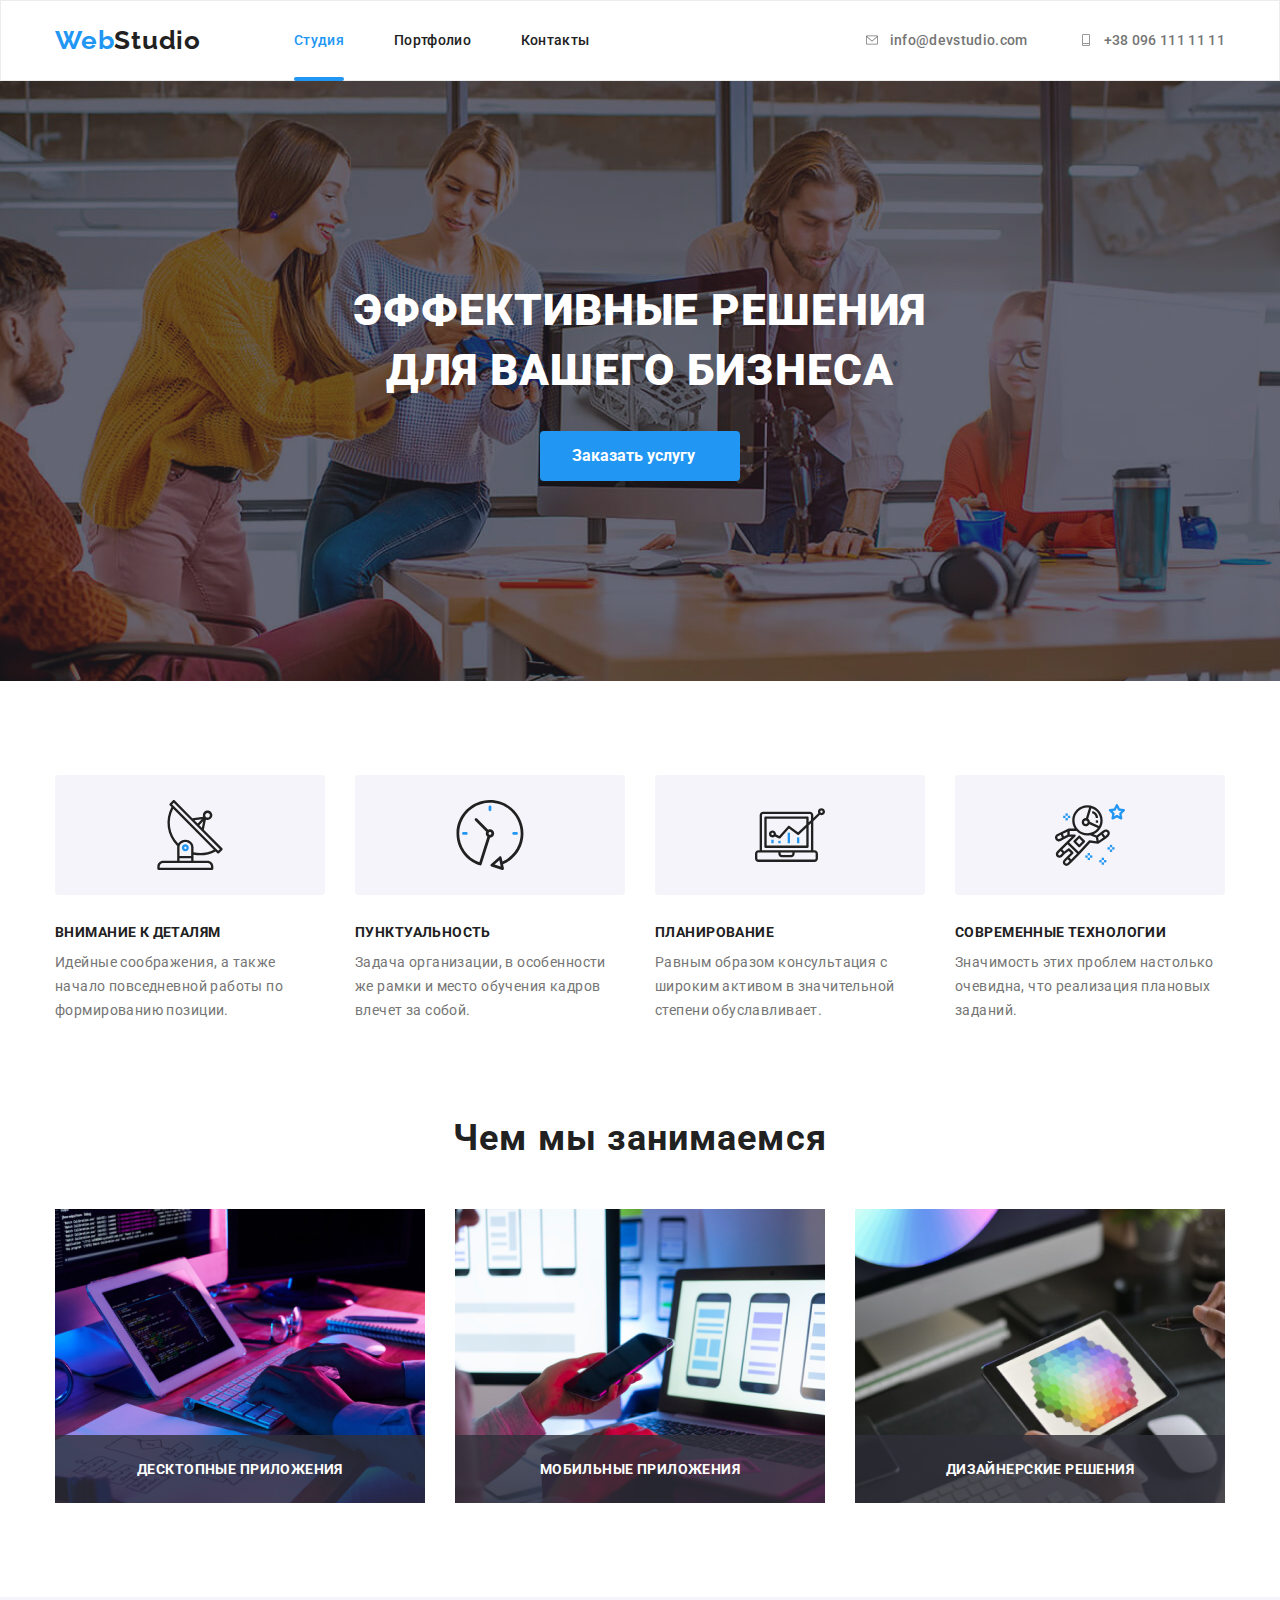
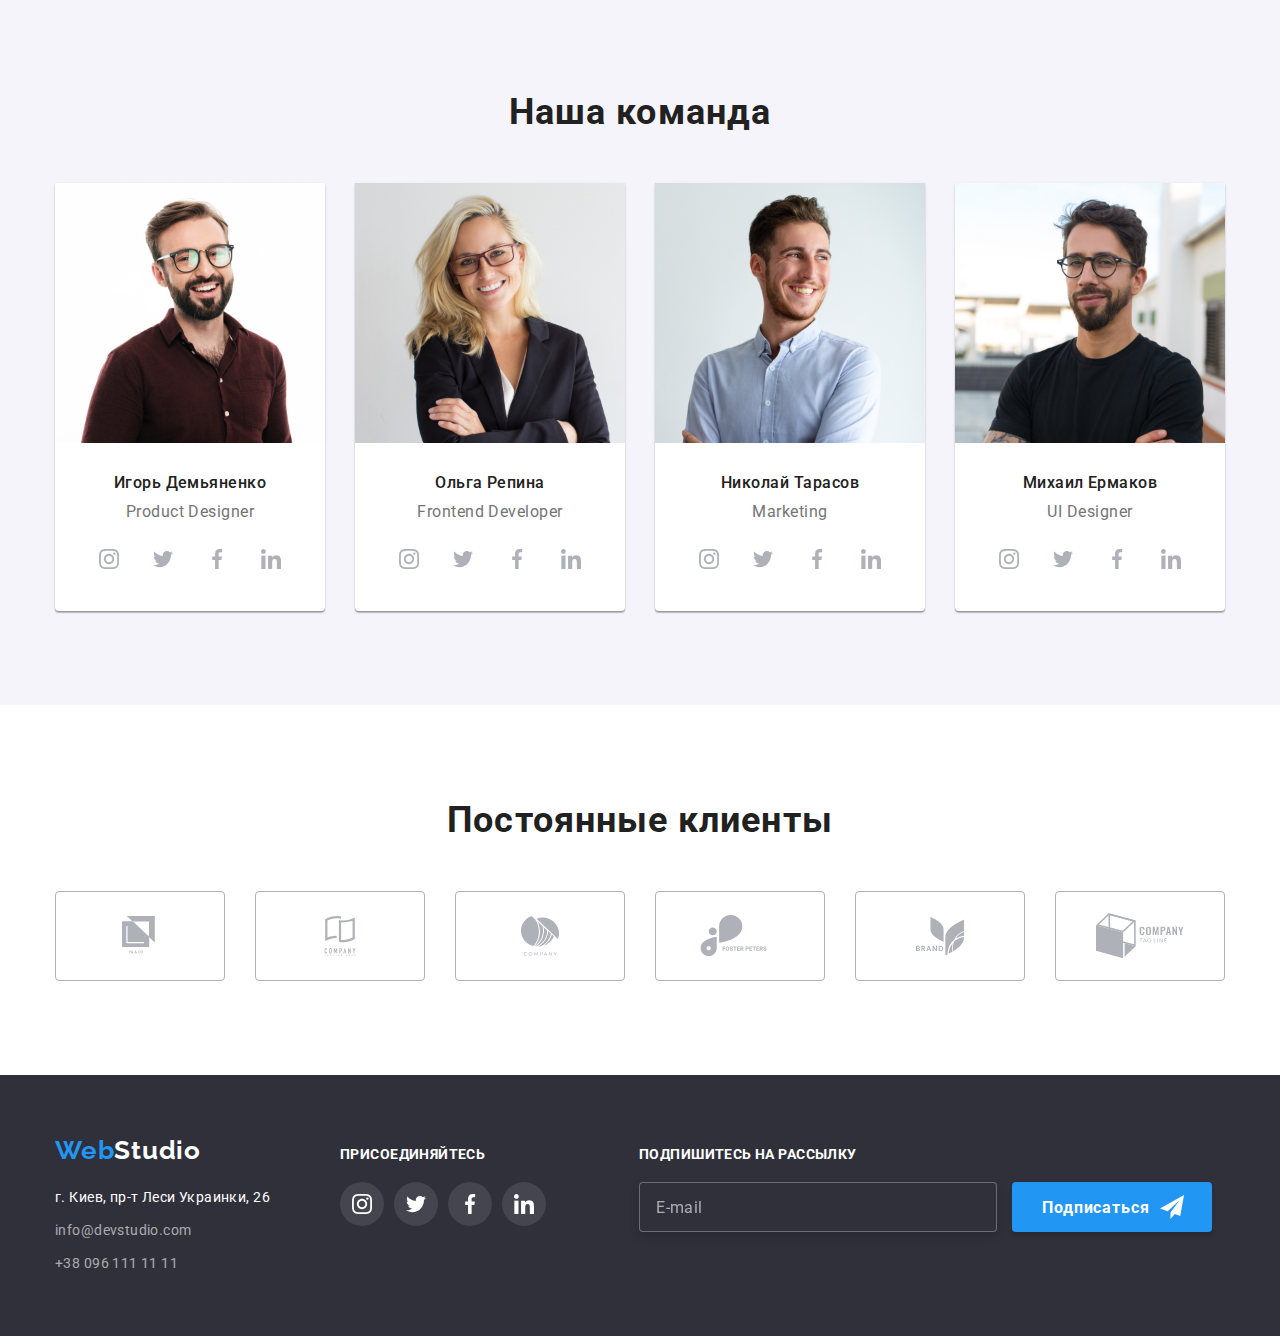
<file: index.html>
<!DOCTYPE html>
<html lang="ru">
  <head>
    <meta charset="UTF-8" />
    <meta name="viewport" content="width=device-width, initial-scale=1.0" />
    <title>Главная</title>
    <link rel="preconnect" href="https://fonts.gstatic.com" />
    <link
      href="https://fonts.googleapis.com/css2?family=Raleway:wght@700&family=Roboto:wght@400;500;700;900&display=swap"
      rel="stylesheet"
    />
    <link
      rel="stylesheet"
      href="https://cdnjs.cloudflare.com/ajax/libs/modern-normalize/1.0.0/modern-normalize.min.css"
    />
    <link rel="stylesheet" href="https://cdnjs.cloudflare.com/ajax/libs/animate.css/4.1.1/animate.min.css" />
    <link rel="stylesheet" href="./css/style.css" />
  </head>
  <body class="body">
    <!--Шапка-->
    <header class="page-header">
      <div class="container">
        <nav class="nav-list">
          <a lang="en" href="./index.html" class="logo">Web<span class="logo-color">Studio</span></a>
          <ul class="site-nav list">
            <li class="item"><a href="./index.html" class="link current">Студия</a></li>
            <li class="item"><a href="./portfolio.html" class="link">Портфолио</a></li>
            <li class="item"><a href="" class="link">Контакты</a></li>
          </ul>
        </nav>
        <ul class="auth-nav list">
          <li class="item">
            <a lang="en" href="mailto:info@devstudio.com" class="mail link">
              <svg class="contacts-icon"><use href="./img/sprite.svg#icon-mail"></use></svg> info@devstudio.com</a
            >
          </li>
          <li class="item">
            <a lang="en" href="tel:+380961111111" class="tel link">
              <svg class="contacts-icon"><use href="./img/sprite.svg#icon-tel"></use></svg> +38 096 111 11 11</a
            >
          </li>
        </ul>
      </div>
    </header>
    <!--Герой-->
    <main>
      <section class="hero">
        <h1 class="hero-title">
          Эффективные решения <br />
          для вашего бизнеса
        </h1>
        <button type="button" class="button" data-modal-open>Заказать услугу</button>
      </section>
      <!--Особенности-->

      <section class="feature-section">
        <div class="container">
          <h2 class="visually-hidden">Особенности</h2>
          <ul class="feature list">
            <li class="item">
              <h3 class="title attention">Внимание к деталям</h3>
              <p class="text">Идейные соображения, а также начало повседневной работы по формированию позиции.</p>
            </li>
            <li class="item">
              <h3 class="title punctuality">Пунктуальность</h3>
              <p class="text">Задача организации, в особенности же рамки и место обучения кадров влечет за собой.</p>
            </li>
            <li class="item">
              <h3 class="title planning">Планирование</h3>
              <p class="text">Равным образом консультация с широким активом в значительной степени обуславливает.</p>
            </li>
            <li class="item">
              <h3 class="title technologies">Современные технологии</h3>
              <p class="text">Значимость этих проблем настолько очевидна, что реализация плановых заданий.</p>
            </li>
          </ul>
        </div>
      </section>

      <!--Чем мы занимаемся-->

      <section class="works-section">
        <div class="container">
          <h2 class="section-title">Чем мы занимаемся</h2>
          <ul class="list">
            <li class="item">
              <img src="./img/img1.jpg" alt="Разработчик за работой" width="370" />
              <p class="work-discription">Десктопные приложения</p>
            </li>
            <li class="item">
              <img src="./img/img2.jpg" alt="Дизайны приложения для смартфона" width="370" />
              <p class="work-discription">Мобильные приложения</p>
            </li>
            <li class="item">
              <img src="./img/img3.jpg" alt="Варианты цвета дизайна на планшете" width="370" />
              <p class="work-discription">Дизайнерские решения</p>
            </li>
          </ul>
        </div>
      </section>

      <!--Наша команда-->

      <section class="section-team">
        <div class="container">
          <h2 class="section-title">Наша команда</h2>
          <ul class="team-list list">
            <li class="item">
              <img src="./img/teamcard1.jpg" alt="Фото Игорь Демьяненко" width="270" />
              <div class="item-discription">
                <h3 class="title">Игорь Демьяненко</h3>
                <p class="profession" lang="en">Product Designer</p>
                <ul class="social-link list">
                  <li class="social-list-item">
                    <a href="https://www.instagram.com/" class="social-list-link link">
                      <svg class="social-icon">
                        <use href="./img/sprite.svg#icon-instagram-1"></use>
                      </svg>
                    </a>
                  </li>
                  <li class="social-list-item">
                    <a href="https://twitter.com/" class="social-list-link link">
                      <svg class="social-icon"><use href="./img/sprite.svg#icon-twitter-1"></use></svg>
                    </a>
                  </li>
                  <li class="social-list-item">
                    <a href="https://www.facebook.com/" class="social-list-link link">
                      <svg class="social-icon"><use href="./img/sprite.svg#icon-facebook-1"></use></svg>
                    </a>
                  </li>
                  <li class="social-list-item">
                    <a href="https://www.linkedin.com/" class="social-list-link link">
                      <svg class="social-icon"><use href="./img/sprite.svg#icon-linkedin-1"></use></svg>
                    </a>
                  </li>
                </ul>
              </div>
            </li>
            <li class="item">
              <img src="./img/teamcard2.jpg" alt="Фото Ольга Репина" width="270" />
              <div class="item-discription">
                <h3 class="title">Ольга Репина</h3>
                <p class="profession" lang="en">Frontend Developer</p>
                <ul class="social-link list">
                  <li class="social-list-item">
                    <a href="https://www.instagram.com/" class="social-list-link link">
                      <svg class="social-icon"><use href="./img/sprite.svg#icon-instagram-1"></use></svg>
                    </a>
                  </li>
                  <li class="social-list-item">
                    <a href="https://twitter.com/" class="social-list-link link">
                      <svg class="social-icon"><use href="./img/sprite.svg#icon-twitter-1"></use></svg>
                    </a>
                  </li>
                  <li class="social-list-item">
                    <a href="https://www.facebook.com/" class="social-list-link link">
                      <svg class="social-icon"><use href="./img/sprite.svg#icon-facebook-1"></use></svg>
                    </a>
                  </li>
                  <li class="social-list-item">
                    <a href="https://www.linkedin.com/" class="social-list-link link">
                      <svg class="social-icon"><use href="./img/sprite.svg#icon-linkedin-1"></use></svg>
                    </a>
                  </li>
                </ul>
              </div>
            </li>
            <li class="item">
              <img src="./img/teamcard3.jpg" alt="Фото Николай Тарасов" width="270" />
              <div class="item-discription">
                <h3 class="title">Николай Тарасов</h3>
                <p class="profession" lang="en">Marketing</p>
                <ul class="social-link list">
                  <li class="social-list-item">
                    <a href="https://www.instagram.com/" class="social-list-link link">
                      <svg class="social-icon"><use href="./img/sprite.svg#icon-instagram-1"></use></svg>
                    </a>
                  </li>
                  <li class="social-list-item">
                    <a href="https://twitter.com/" class="social-list-link link">
                      <svg class="social-icon"><use href="./img/sprite.svg#icon-twitter-1"></use></svg>
                    </a>
                  </li>
                  <li class="social-list-item">
                    <a href="https://www.facebook.com/" class="social-list-link link">
                      <svg class="social-icon"><use href="./img/sprite.svg#icon-facebook-1"></use></svg>
                    </a>
                  </li>
                  <li class="social-list-item">
                    <a href="https://www.linkedin.com/" class="social-list-link link">
                      <svg class="social-icon"><use href="./img/sprite.svg#icon-linkedin-1"></use></svg>
                    </a>
                  </li>
                </ul>
              </div>
            </li>
            <li class="item">
              <img src="./img/teamcard4.jpg" alt="Фото Михаил Ермаков" width="270" />
              <div class="item-discription">
                <h3 class="title">Михаил Ермаков</h3>
                <p class="profession" lang="en">UI Designer</p>
                <ul class="social-link list">
                  <li class="social-list-item">
                    <a href="https://www.instagram.com/" class="social-list-link link">
                      <svg class="social-icon"><use href="./img/sprite.svg#icon-instagram-1"></use></svg>
                    </a>
                  </li>
                  <li class="social-list-item">
                    <a href="https://twitter.com/" class="social-list-link link">
                      <svg class="social-icon"><use href="./img/sprite.svg#icon-twitter-1"></use></svg>
                    </a>
                  </li>
                  <li class="social-list-item">
                    <a href="https://www.facebook.com/" class="social-list-link link">
                      <svg class="social-icon"><use href="./img/sprite.svg#icon-facebook-1"></use></svg>
                    </a>
                  </li>
                  <li class="social-list-item">
                    <a href="https://www.linkedin.com/" class="social-list-link link">
                      <svg class="social-icon"><use href="./img/sprite.svg#icon-linkedin-1"></use></svg>
                    </a>
                  </li>
                </ul>
              </div>
            </li>
          </ul>
        </div>
      </section>
      <!-- Постоянные клиенты -->
      <section class="section-clients">
        <div class="container">
          <h2 class="section-title">Постоянные клиенты</h2>
          <ul class="list">
            <li class="item">
              <a href="#" class="link">
                <svg class="icon-logo" width="40" height="48">
                  <use href="./img/sprite.svg#icon-logo-1"></use>
                </svg>
              </a>
            </li>
            <li class="item">
              <a href="#" class="link">
                <svg class="icon-logo" width="40" height="52">
                  <use href="./img/sprite.svg#icon-logo-2"></use>
                </svg>
              </a>
            </li>
            <li class="item">
              <a href="#" class="link">
                <svg class="icon-logo" width="40" height="42">
                  <use href="./img/sprite.svg#icon-logo-3"></use>
                </svg>
              </a>
            </li>
            <li class="item">
              <a href="#" class="link">
                <svg class="icon-logo" width="80" height="42">
                  <use href="./img/sprite.svg#icon-logo-4-1"></use>
                </svg>
              </a>
            </li>
            <li class="item">
              <a href="#" class="link">
                <svg class="icon-logo" width="60" height="48">
                  <use href="./img/sprite.svg#icon-logo-5"></use>
                </svg>
              </a>
            </li>
            <li class="item">
              <a href="#" class="link">
                <svg class="icon-logo" width="88" height="46">
                  <use href="./img/sprite.svg#icon-logo-6"></use>
                </svg>
              </a>
            </li>
          </ul>
        </div>
      </section>
    </main>
    <!--Подвал-->

    <footer class="footer">
      <div class="container">
        <div class="footer-contacts">
          <a lang="en" href="./index.html" class="footer-logo">Web<span class="logo-color">Studio</span></a>
          <address class="contacts-list">
            <ul class="list">
              <li class="item">
                <a
                  class="address"
                  href="https://goo.gl/maps/JWYVcYKMbR6JscHa8"
                  target="_blank"
                  rel="noopener noreferrer"
                  >г. Киев, пр-т Леси Украинки, 26</a
                >
              </li>
              <li class="item">
                <a lang="en" href="mailto:info@devstudio.com" class="mail link">info@devstudio.com</a>
              </li>
              <li class="item">
                <a lang="en" href="tel:+380961111111" class="tel link">+38 096 111 11 11</a>
              </li>
            </ul>
          </address>
        </div>
        <div class="footer-social-link">
          <p class="join">присоединяйтесь</p>
          <ul class="social-link list">
            <li class="social-list-item">
              <a href="https://www.instagram.com/" class="social-list-link link">
                <svg class="social-icon"><use href="./img/sprite.svg#icon-instagram-1"></use></svg>
              </a>
            </li>
            <li class="social-list-item">
              <a href="https://twitter.com/" class="social-list-link link">
                <svg class="social-icon"><use href="./img/sprite.svg#icon-twitter-1"></use></svg>
              </a>
            </li>
            <li class="social-list-item">
              <a href="https://www.facebook.com/" class="social-list-link link">
                <svg class="social-icon"><use href="./img/sprite.svg#icon-facebook-1"></use></svg>
              </a>
            </li>
            <li class="social-list-item">
              <a href="https://www.linkedin.com/" class="social-list-link link">
                <svg class="social-icon"><use href="./img/sprite.svg#icon-linkedin-1"></use></svg>
              </a>
            </li>
          </ul>
        </div>
        <div class="subscription-list">
          <form action="subscription">
          <p class="subscription-title">Подпишитесь на рассылку</p>
          <input type="mail" name="subscription-mail" class="footer-input" placeholder="E-mail" />
          <button type="button" class="footer-input-btn">
            Подписаться
            <svg class="subscription-icon">
              <use href="./img/sprite.svg#icon-icon-send"></use>
            </svg>
          </button>
          </form>
        </div>
      </div>
    </footer>

    <!-- end footer -->

    <div class="backdrop is-hidden" data-modal>
      <div class="modal">
        <button type="button" class="modal-btn-close" data-modal-close>
          <svg class="close-svg"><use href="./img/sprite.svg#icon-close"></use></svg>
        </button>
        <form action="#" class="contact-form">
          <p class="contact-form-title">Оставьте свои данные, мы вам перезвоним</p>
          <div class="contact-form-field">
            <label for="user-name" class="contact-form-label">Имя</label>
            <span class="contact-form-input-wrapper">
              <input name="user-name" id="user-name" type="name" class="contact-form-input" />
              <svg class="contact-form-icon">
                <use href="./img/sprite.svg#icon-person-black-18dp-1"></use>
              </svg>
            </span>
          </div>
          <div class="contact-form-field">
            <label for="user-tel" class="contact-form-label">Телефон</label>
            <span class="contact-form-input-wrapper">
              <input name="user-tel" id="user-tel" type="tel" class="contact-form-input" />
              <svg class="contact-form-icon">
                <use href="./img/sprite.svg#icon-phone-black-18dp-1"></use>
              </svg>
            </span>
          </div>
          <div class="contact-form-field">
            <label for="user-mail" class="contact-form-label">Почта</label>
            <span class="contact-form-input-wrapper">
              <input name="user-mail" id="user-mail" type="mail" class="contact-form-input" />
              <svg class="contact-form-icon">
                <use href="./img/sprite.svg#icon-email-black-18dp-1"></use>
              </svg>
            </span>
          </div>
          <div class="contact-form-field">
            <label for="user-message" class="contact-form-label">Комментарий</label>
            <textarea
              name="user-message"
              id="user-message"
              class="contact-form-message"
              placeholder="Введите текст"
            ></textarea>
          </div>
          <input
            name="user-policy"
            id="user-policy"
            type="checkbox"
            class="contact-form-check-policy visually-hidden"
          />
          <label for="user-policy" class="contact-form-policy-label"
            >Соглашаюсь с рассылкой и принимаю <a href="#" class="contact-form-label-link">Условия договора</a></label
          >
          <button type="submit" class="contact-form-btn">Oтправить</button>
        </form>
      </div>
    </div>
    <script src="./js/modal.js"></script>
  </body>
</html>
</file>
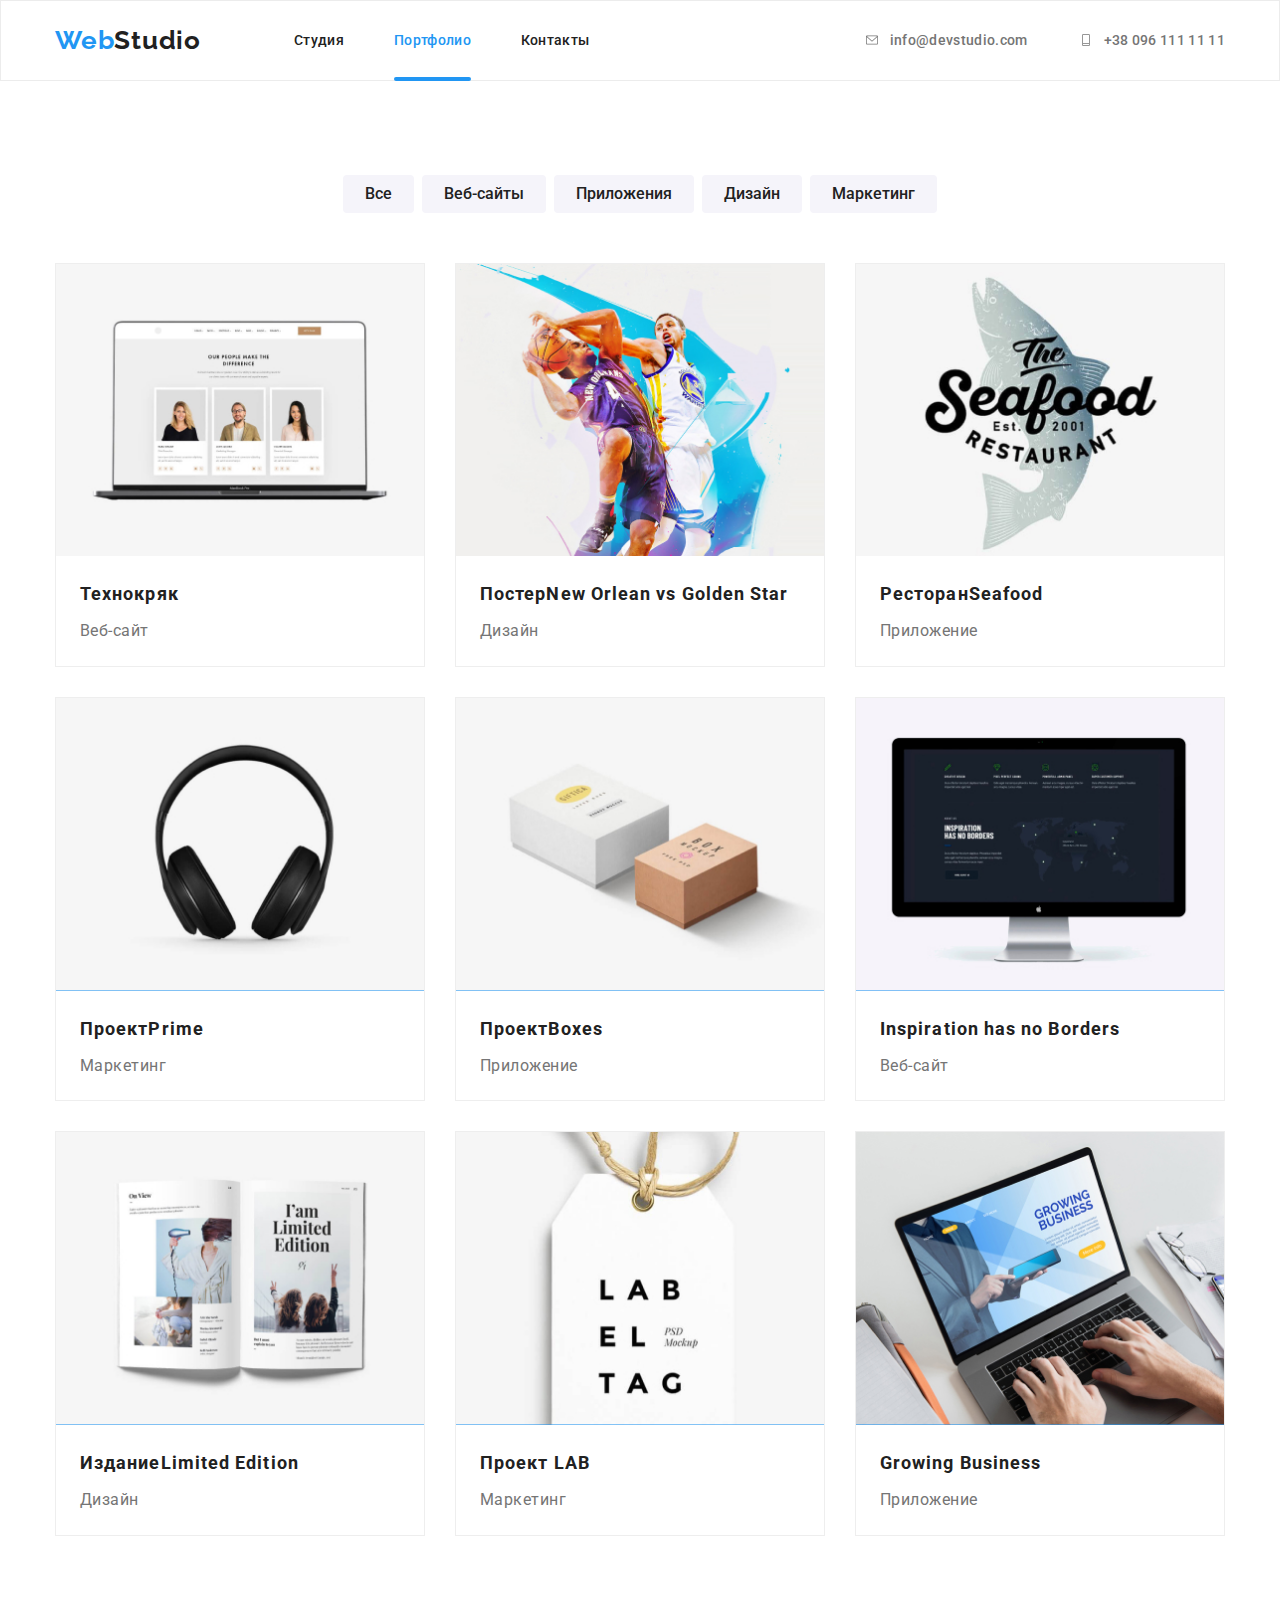
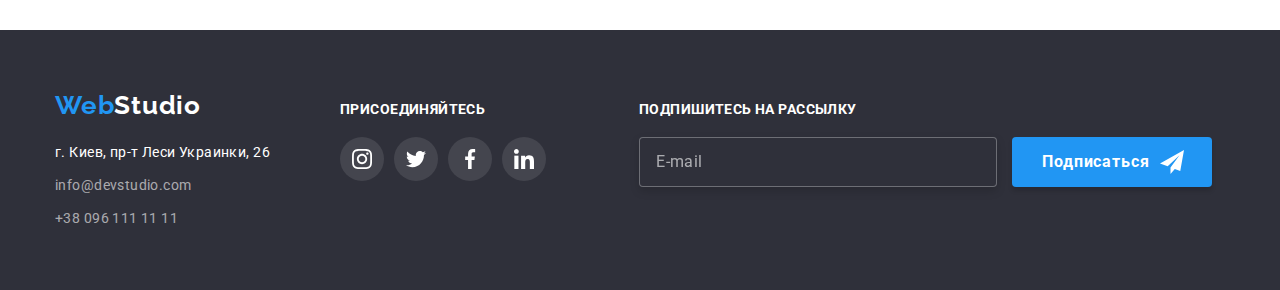
<file: portfolio.html>
<!DOCTYPE html>
<html lang="ru">
  <head>
    <meta charset="UTF-8" />
    <meta name="viewport" content="width=device-width, initial-scale=1.0" />
    <title>Портфолио</title>
    <link rel="preconnect" href="https://fonts.gstatic.com" />
    <link
      href="https://fonts.googleapis.com/css2?family=Raleway:wght@700&family=Roboto:wght@400;500;700;900&display=swap"
      rel="stylesheet"
    />
    <link
      rel="stylesheet"
      href="https://cdnjs.cloudflare.com/ajax/libs/modern-normalize/1.0.0/modern-normalize.min.css"
    />
    <link rel="stylesheet" href="./css/style.css" />
  </head>
  <body class="body">
    <!--Шапка-->
    <header class="page-header">
      <div class="container">
        <nav class="nav-list">
          <a lang="en" href="./index.html" class="logo">Web<span class="logo-color">Studio</span></a>
          <ul class="site-nav list">
            <li class="item"><a href="./index.html" class="link">Студия</a></li>
            <li class="item"><a href="./portfolio.html" class="link current">Портфолио</a></li>
            <li class="item"><a href="" class="link">Контакты</a></li>
          </ul>
        </nav>
        <ul class="auth-nav list">
          <li class="item">
            <a lang="en" href="mailto:info@devstudio.com" class="mail link">
              <svg class="contacts-icon"><use href="./img/sprite.svg#icon-mail"></use></svg> info@devstudio.com</a
            >
          </li>
          <li class="item">
            <a lang="en" href="tel:+380961111111" class="tel link">
              <svg class="contacts-icon"><use href="./img/sprite.svg#icon-tel"></use></svg> +38 096 111 11 11</a
            >
          </li>
        </ul>
      </div>
    </header>
    <!--Портфолио-->
    <main class="portfolio-main">
      <!--фильтры-->
      <section class="projects-section">
        <div class="container">
          <div class="filter-button-container">
            <ul class="button-list list">
              <li class="item"><button type="button" class="filter-botton">Все</button></li>
              <li class="item"><button type="button" class="filter-botton">Веб-сайты</button></li>
              <li class="item"><button type="button" class="filter-botton">Приложения</button></li>
              <li class="item"><button type="button" class="filter-botton">Дизайн</button></li>
              <li class="item"><button type="button" class="filter-botton">Маркетинг</button></li>
            </ul>
          </div>
          <div>
            <ul class="projects list">
              <li class="item">
                <a class="link" href="#">
                  <div class="project-list-img">
                    <img src="./img/poster-project-tehnokryk.jpg" alt="Постер веб-сайта Технокряк" width="370" />
                    <p class="overlay">
                      Технокряк это современная площадка распространения коронавируса. Компании используют эту платформу
                      для цифрового шпионажа и атак на защищённые сервера конкурентов.
                    </p>
                  </div>
                  <div class="projects-name">
                    <h3 class="title">Технокряк</h3>
                    <p class="text">Веб-сайт</p>
                  </div>
                </a>
              </li>
              <li class="item">
                <a class="link" href="#">
                  <div class="project-list-img">
                    <img src="./img/poster-nba.jpg" alt="Постер НБА" width="370" />
                    <p class="overlay">
                      Технокряк это современная площадка распространения коронавируса. Компании используют эту платформу
                      для цифрового шпионажа и атак на защищённые сервера конкурентов.
                    </p>
                  </div>
                  <div class="projects-name">
                    <h3 class="title">Постер<span lang="en">New Orlean vs Golden Star</span></h3>
                    <p class="text">Дизайн</p>
                  </div>
                </a>
              </li>
              <li class="item">
                <a class="link" href="#">
                  <div class="project-list-img">
                    <img src="./img/poster-restorane-seafood.jpg" alt="Постер ресторана Seafood" width="370" />
                    <p class="overlay">
                      Технокряк это современная площадка распространения коронавируса. Компании используют эту платформу
                      для цифрового шпионажа и атак на защищённые сервера конкурентов.
                    </p>
                  </div>
                  <div class="projects-name">
                    <h3 class="title">Ресторан<span lang="en">Seafood</span></h3>
                    <p class="text">Приложение</p>
                  </div>
                </a>
              </li>
              <li class="item">
                <a class="link" href="#">
                  <div class="project-list-img">
                    <img src="./img/poster-project-prime.jpg" alt="Постер проект Prime" width="370" />
                    <p class="overlay">
                      Технокряк это современная площадка распространения коронавируса. Компании используют эту платформу
                      для цифрового шпионажа и атак на защищённые сервера конкурентов.
                    </p>
                  </div>
                  <div class="projects-name">
                    <h3 class="title">Проект<span lang="en">Prime</span></h3>
                    <p class="text">Маркетинг</p>
                  </div>
                </a>
              </li>
              <li class="item">
                <a class="link" href="#">
                  <div class="project-list-img">
                    <img src="./img/poster-project-boxes.jpg" alt="Постер проект Boxes" width="370" />
                    <p class="overlay">
                      Технокряк это современная площадка распространения коронавируса. Компании используют эту платформу
                      для цифрового шпионажа и атак на защищённые сервера конкурентов.
                    </p>
                  </div>
                  <div class="projects-name">
                    <h3 class="title">Проект<span lang="en">Boxes</span></h3>
                    <p class="text">Приложение</p>
                  </div></a
                >
              </li>
              <li class="item">
                <a class="link" href="#">
                  <div class="project-list-img">
                    <img
                      src="./img/poster-inspiration-has-no-borders.jpg"
                      alt="Постер проект Inspiration has no Borders"
                      width="370"
                    />
                    <p class="overlay">
                      Технокряк это современная площадка распространения коронавируса. Компании используют эту платформу
                      для цифрового шпионажа и атак на защищённые сервера конкурентов.
                    </p>
                  </div>
                  <div class="projects-name">
                    <h3 lang="en" class="title">Inspiration has no Borders</h3>
                    <p class="text">Веб-сайт</p>
                  </div>
                </a>
              </li>
              <li class="item">
                <a class="link" href="#">
                  <div class="project-list-img">
                    <img src="./img/poster-limited-edition.jpg" alt="Постер издание Limited Edition" width="370" />
                    <p class="overlay">
                      Технокряк это современная площадка распространения коронавируса. Компании используют эту платформу
                      для цифрового шпионажа и атак на защищённые сервера конкурентов.
                    </p>
                  </div>
                  <div class="projects-name">
                    <h3 class="title">Издание<span lang="en">Limited Edition</span></h3>
                    <p class="text">Дизайн</p>
                  </div></a
                >
              </li>
              <li class="item">
                <a class="link" href="#">
                  <div class="project-list-img">
                    <img src="./img/poster-project-lab.jpg" alt="Постер проэкт LAB" width="370" />
                    <p class="overlay">
                      Технокряк это современная площадка распространения коронавируса. Компании используют эту платформу
                      для цифрового шпионажа и атак на защищённые сервера конкурентов.
                    </p>
                  </div>
                  <div class="projects-name">
                    <h3 class="title">Проект LAB</h3>
                    <p class="text">Маркетинг</p>
                  </div></a
                >
              </li>
              <li class="item">
                <a class="link" href="#">
                  <div class="project-list-img">
                    <img src="./img/growing-business.jpg" alt="Постер проект Growing Business" width="370" />
                    <p class="overlay">
                      Технокряк это современная площадка распространения коронавируса. Компании используют эту платформу
                      для цифрового шпионажа и атак на защищённые сервера конкурентов.
                    </p>
                  </div>
                  <div class="projects-name">
                    <h3 lang="en" class="title">Growing Business</h3>
                    <p class="text">Приложение</p>
                  </div></a
                >
              </li>
            </ul>
          </div>
        </div>
      </section>
    </main>
    <!--Подвал-->
    <footer class="footer">
      <div class="container">
        <div class="footer-contacts">
          <a lang="en" href="./index.html" class="footer-logo">Web<span class="logo-color">Studio</span></a>
          <address class="contacts-list">
            <ul class="list">
              <li class="item">
                <a
                  class="address"
                  href="https://goo.gl/maps/JWYVcYKMbR6JscHa8"
                  target="_blank"
                  rel="noopener noreferrer"
                  >г. Киев, пр-т Леси Украинки, 26</a
                >
              </li>
              <li class="item">
                <a lang="en" href="mailto:info@devstudio.com" class="mail link">info@devstudio.com</a>
              </li>
              <li class="item">
                <a lang="en" href="tel:+380961111111" class="tel link">+38 096 111 11 11</a>
              </li>
            </ul>
          </address>
        </div>
        <div class="footer-social-link">
          <p class="join">присоединяйтесь</p>
          <ul class="social-link list">
            <li class="social-list-item">
              <a href="https://www.instagram.com/" class="social-list-link link">
                <svg class="social-icon"><use href="./img/sprite.svg#icon-instagram-1"></use></svg>
              </a>
            </li>
            <li class="social-list-item">
              <a href="https://twitter.com/" class="social-list-link link">
                <svg class="social-icon"><use href="./img/sprite.svg#icon-twitter-1"></use></svg>
              </a>
            </li>
            <li class="social-list-item">
              <a href="https://www.facebook.com/" class="social-list-link link">
                <svg class="social-icon"><use href="./img/sprite.svg#icon-facebook-1"></use></svg>
              </a>
            </li>
            <li class="social-list-item">
              <a href="https://www.linkedin.com/" class="social-list-link link">
                <svg class="social-icon"><use href="./img/sprite.svg#icon-linkedin-1"></use></svg>
              </a>
            </li>
          </ul>
        </div>
        <div class="subscription-list">
          <form action="subscription">
            <p class="subscription-title">Подпишитесь на рассылку</p>
            <input type="mail" name="subscription-mail" class="footer-input" placeholder="E-mail" />
            <button type="button" class="footer-input-btn">
              Подписаться
              <svg class="subscription-icon">
                <use href="./img/sprite.svg#icon-icon-send"></use>
              </svg>
            </button>
          </form>
        </div>
      </div>
    </footer>
  </body>
</html>
</file>
<file: css/style.css>
:root {
  --primery-text-color: #757575;
  --title-text-collor: #212121;
  --logo-text-collor: #212121;
  --accent--color: #2196f3;
  --hero-text-color: #ffffff;
  --bcg-color-body: #e5e5e5;
  --bcg-color-head: #ffffff;
  --bcg-clor-team: #f5f4fa;
  --bcg-color-footer: #2f303a;
  --bcg-color-button: #2196f3;
  --bcg-filter-botton: #f5f4fa;
  --activ-filter-botton: #2196f3;
  --text-hover-filter-botton: #ffffff;
  --text-filter-botton: #212121;
}
h1,
h2,
h3,
h4,
h5,
h6,
p {
  margin: 0;
}
ul,
ol {
  margin: 0;
  padding: 0;
}
img {
  display: block;
  max-width: 100%;
  height: auto;
}
.list {
  list-style-type: none;
  margin-top: 0;
  margin-bottom: 0;
}
.link {
  text-decoration: none;
}

.body {
  color: var(--primery-text-color);
  font-family: Roboto, sans-serif;
}
/* ======Container====== */
.container {
  margin-left: auto;
  margin-right: auto;
  width: 1200px;
  padding-left: 15px;
  padding-right: 15px;
  /* outline: 2px solid tomato; */
}
/*шапка*/
.page-header .container {
  display: flex;
  align-items: center;
  justify-content: space-between;
}
.nav-list {
  display: flex;
  align-items: center;
}
.site-nav {
  display: flex;
}
.auth-nav {
  display: flex;
}

.site-nav .item:not(:last-child) {
  margin-right: 50px;
}
.auth-nav .item:not(:last-child) {
  margin-right: 50px;
}
.page-header {
  padding-top: 24px;
  padding-bottom: 24px;
  background: var(--bcg-color-head);
  letter-spacing: 0.02em;
  border: 1px solid #ececec;
}
.logo {
  margin-right: 93px;
  color: var(--accent--color);
  font-family: Raleway, sans-serif;
  font-weight: 700;
  font-size: 26px;
  line-height: 1.19;
  letter-spacing: 0.03em;
  text-decoration: none;
}

.title {
  margin-top: 0;
  margin-bottom: 10px;
}
.text {
  margin-top: 0;
  margin-bottom: 0;
}
.profession {
  margin-top: 0;
  margin-bottom: 0;
}
.logo-color {
  color: var(--logo-text-collor);
}
.site-nav .link {
  position: relative;
  display: block;
  color: var(--title-text-collor);
  font-weight: 500;
  font-size: 14px;
  line-height: 1.2;
  transition: 250ms cubic-bezier(0.4, 0, 0.2, 1);
}

.site-nav .link:hover,
.site-nav .link:focus {
  color: var(--accent--color);
}
.site-nav .link.current {
  color: var(--accent--color);
}
.current::after {
  display: flex;
  content: '';
  height: 4px;
  position: absolute;
  align-items: center;
  width: 100%;
  background: #2196f3;
  border-radius: 2px;
  margin-top: 28px;
}

.auth-nav .link {
  display: flex;
  align-items: center;
  color: var(--primery-text-color);
  font-weight: 500;
  font-size: 14px;
  line-height: 1.2;
  transition: 250ms cubic-bezier(0.4, 0, 0.2, 1);
}
.contacts-icon {
  fill: #757575;
  flex-shrink: 0;
  width: 16px;
  height: 12px;
  margin-right: 10px;
  transition: 250ms cubic-bezier(0.4, 0, 0.2, 1);
}
.auth-nav .link:hover .contacts-icon,
.auth-nav .link:focus .contacts-icon {
  fill: var(--accent--color);
}
.auth-nav .link:hover,
.auth-nav .link:focus {
  color: var(--accent--color);
}
/*герой*/
.hero {
  width: 100%;
  padding-top: 200px;
  padding-bottom: 200px;
  background: #c4c4c4;
  text-align: center;
  letter-spacing: 0.06em;
  background-image: linear-gradient(rgba(47, 48, 58, 0.4), rgba(47, 48, 58, 0.4)), url(../img/hero.jpg);
  background-repeat: no-repeat;
  background-position: center;
  background-size: cover;
  margin-left: auto;
  margin-right: auto;
}
.hero-title {
  margin-top: 0;
  margin-bottom: 30px;
  color: var(--hero-text-color);
  font-style: normal;
  font-weight: 900;
  font-size: 44px;
  line-height: 1.36;
  text-align: center;
  text-transform: uppercase;
}
.button {
  border: none;
  color: var(--hero-text-color);
  background: var(--bcg-color-button);
  font-family: Roboto;
  font-weight: 700;
  font-size: 16px;
  line-height: 1.9;
  display: flex;
  align-items: center;
  text-align: center;
  padding: 10px 32px;
  margin-left: auto;
  margin-right: auto;
  border-radius: 4px;
  min-width: 200px;
  cursor: pointer;
}
.button:hover,
.button:focus {
  background: #188ce8;
  box-shadow: 0px 4px 4px rgba(0, 0, 0, 0.15);
}
/*Особенности*/
.feature {
  display: flex;
  flex-wrap: wrap;
  margin-left: -30px;
  margin-top: -30px;
}
.feature .title {
  display: flex;
  flex-wrap: wrap;
  flex-direction: column;
}
.feature .attention::before {
  content: '';
  width: 100%;
  height: 120px;
  background-image: url(../img/antenna.svg);
  background-repeat: no-repeat;
  background-position: center;
  background-color: #f5f4fa;
  border-radius: 4px;
  margin-bottom: 30px;
}
.feature .punctuality::before {
  content: '';
  width: 100%;
  height: 120px;
  background-image: url(../img/clock.svg);
  background-repeat: no-repeat;
  background-position: center;
  background-color: #f5f4fa;
  border-radius: 4px;
  margin-bottom: 30px;
}
.feature .planning::before {
  content: '';
  width: 100%;
  height: 120px;
  background-image: url(../img/diagram.svg);
  background-repeat: no-repeat;
  background-position: center;
  background-color: #f5f4fa;
  border-radius: 4px;
  margin-bottom: 30px;
}
.feature .technologies::before {
  content: '';
  width: 100%;
  height: 120px;
  background-image: url(../img/astronaut.svg);
  background-repeat: no-repeat;
  background-position: center;
  background-color: #f5f4fa;
  border-radius: 4px;
  margin-bottom: 30px;
}
.feature .item {
  margin-left: 30px;
  margin-top: 30px;
  flex-basis: calc(100% / 4 - 30px);
}
.feature-section {
  padding-top: 94px;
  padding-bottom: 47px;
}
.feature .title {
  color: var(--title-text-collor);
  font-weight: 700;
  font-size: 14px;
  line-height: 1.14;
  letter-spacing: 0.03em;
  text-transform: uppercase;
}
.feature .text {
  font-weight: 400;
  font-size: 14px;
  line-height: 1.71;
  letter-spacing: 0.03em;
}
.visually-hidden {
  position: absolute !important;
  clip: rect(1px 1px 1px 1px);
  clip: rect(1px, 1px, 1px, 1px);
  padding: 0 !important;
  border: 0 !important;
  height: 1px !important;
  width: 1px !important;
  overflow: hidden;
}
/* Чем мы занимаемся */
.works-section .list {
  display: flex;
  flex-wrap: wrap;
  margin-left: -30px;
  margin-top: -30px;
}
.works-section .item {
  position: relative;
  margin-left: 30px;
  margin-top: 30px;
  flex-basis: calc(100% / 3 - 30px);
}
.work-discription {
  position: absolute;
  bottom: 0;
  left: 0;
  width: 100%;
  text-align: center;
  background: rgba(47, 48, 58, 0.8);
  padding: 26px;
  font-family: Roboto;
  font-style: normal;
  font-weight: 700;
  font-size: 14px;
  line-height: 1.142;
  text-align: center;
  letter-spacing: 0.03em;
  text-transform: uppercase;

  color: #ffffff;
}
.works-section {
  padding-top: 47px;
  padding-bottom: 94px;
}
.section-title {
  margin-bottom: 50px;
  color: var(--title-text-collor);
  font-weight: 700;
  font-size: 36px;
  line-height: 1.17;
  text-align: center;
  letter-spacing: 0.03em;
}

/*наша команда*/
.section-team .team-list {
  display: flex;
  flex-wrap: wrap;
  margin-left: -30px;
  margin-top: -30px;
}
.section-team .item {
  margin-left: 30px;
  margin-top: 30px;
  flex-basis: calc(100% / 4 - 30px);
  text-align: center;
  background: #ffffff;
  box-shadow: 0px 1px 3px rgba(0, 0, 0, 0.12), 0px 1px 1px rgba(0, 0, 0, 0.14), 0px 2px 1px rgba(0, 0, 0, 0.2);
  border-radius: 0px 0px 4px 4px;
}
.section-team {
  padding-top: 94px;
  padding-bottom: 94px;
  background: var(--bcg-clor-team);
}
.item-discription {
  padding-top: 30px;
  padding-bottom: 30px;
}
.section-team .list .title {
  color: var(--title-text-collor);
  font-weight: 500;
  font-size: 16px;
  line-height: 1.19;
  letter-spacing: 0.03em;
}
.section-team .list .profession {
  font-weight: 400;
  font-size: 16px;
  line-height: 1.19;
  letter-spacing: 0.03em;
}
.social-link {
  display: flex;
  justify-content: center;
  margin-top: 16px;
}
.social-list-item:not(:last-child) {
  margin-right: 10px;
}
.social-list-link {
  display: flex;
  align-items: center;
  justify-content: center;
  width: 44px;
  height: 44px;
  background-color: #ffffff;
  border-radius: 50%;
  transition: 250ms cubic-bezier(0.4, 0, 0.2, 1), fill 250ms cubic-bezier(0.4, 0, 0.2, 1);
}
.social-list-link:hover,
.social-list-link:focus {
  background: var(--accent--color);
}
.social-list-link:hover .social-icon,
.social-list-link:focus .social-icon {
  fill: #ffffff;
}
.social-icon {
  width: 20px;
  height: 20px;
  fill: #afb1b8;
}

/* <!-- Постоянные клиенты --> */
.section-clients {
  padding-top: 94px;
  padding-bottom: 94px;
}
.section-clients .list {
  display: flex;
  margin-top: -30px;
  margin-left: -30px;
  justify-content: space-between;
}
.section-clients .item {
  margin-top: 30px;
  margin-left: 30px;
  flex-basis: calc(100% / 6 - 30px);
}
.section-clients .link {
  display: flex;
  justify-content: center;
  align-items: center;
  width: 100%;
  height: 90px;
  border: 1px solid #afb1b8;
  border-radius: 4px;
  color: #afb1b8;
  transition: border 250ms cubic-bezier(0.4, 0, 0.2, 1);
}
.icon-logo {
  fill: currentColor;
  transition: fill 250ms cubic-bezier(0.4, 0, 0.2, 1);
}
.section-clients .link:hover,
.section-clients .link:focus {
  border: 1px solid var(--accent--color);
}
.section-clients .link:hover .icon-logo,
.section-clients .link:focus .icon-logo {
  fill: var(--accent--color);
}

/*подвал*/
.footer {
  padding-top: 60px;
  padding-bottom: 60px;
  background: var(--bcg-color-footer);
  font-weight: 400;
  font-size: 14px;
  line-height: 1.71;
  letter-spacing: 0.03em;
}
.footer-contacts {
  margin-right: 70px;
}
.footer-logo {
  display: block;
  padding-bottom: 20px;
  color: var(--accent--color);
  font-family: Raleway, sans-serif;
  font-weight: 700;
  font-size: 26px;
  line-height: 1.19;
  letter-spacing: 0.03em;
  text-decoration: none;
}
.footer .logo-color {
  color: #ffffff;
}
.address {
  color: #ffffff;
  font-style: normal;
  text-decoration: none;
}
.contacts-list .item {
  color: #ffffff;
  text-decoration: none;
}
.contacts-list .item:not(:last-child) {
  margin-bottom: 9px;
}
.tel,
.mail {
  display: block;
  color: rgba(255, 255, 255, 0.6);
  font-style: normal;
  transition: color 250ms cubic-bezier(0.4, 0, 0.2, 1);
}
.tel:hover,
.tel:focus {
  color: var(--accent--color);
}
.mail:hover,
.mail:focus {
  color: var(--accent--color);
}
.footer .container {
  display: flex;
  align-items: baseline;
}
.join {
  font-family: Roboto;
  font-style: normal;
  font-weight: 700;
  font-size: 14px;
  line-height: 1.143;
  letter-spacing: 0.03em;
  text-transform: uppercase;
  color: #ffffff;
}
.footer .social-link {
  margin-top: 20px;
}
.footer .social-list-link {
  display: flex;
  align-items: center;
  justify-content: center;
  width: 44px;
  height: 44px;
  background-color: rgba(255, 255, 255, 0.1);
  border-radius: 50%;
  transition: fill 250ms cubic-bezier(0.4, 0, 0.2, 1);
}
.footer .social-list-link:hover,
.footer .social-list-link:focus {
  background: var(--accent--color);
}
.footer .social-list-link:hover .social-icon,
.footer .social-list-link:focus .social-icon {
  fill: #ffffff;
}
.footer .social-icon {
  width: 20px;
  height: 20px;
  fill: #ffffff;
}
.subscription-list {
  margin-left: 93px;
}
.subscription-title {
  font-weight: 700;
  font-size: 14px;
  line-height: 1.143;
  letter-spacing: 0.03em;
  text-transform: uppercase;
  color: #ffffff;
}
.footer-input {
  width: 358px;
  height: 50px;
  padding-left: 16px;
  margin-top: 20px;
  margin-right: 12px;
  border: 1px solid rgba(255, 255, 255, 0.3);
  filter: drop-shadow(0px 4px 4px rgba(0, 0, 0, 0.15));
  border-radius: 4px;
  background: #2f303a;
  font-weight: 400;
  font-size: 16px;
  line-height: 1.25;
  letter-spacing: 0.03em;
  color: rgba(255, 255, 255, 0.6);
}
.footer-input::placeholder {
  font-weight: 400;
  font-size: 16px;
  line-height: 1.25;
  letter-spacing: 0.03em;
  color: rgba(255, 255, 255, 0.6);
}
.footer-input-btn {
  position: relative;
  color: #ffffff;
  background: #2196f3;
  box-shadow: 0px 4px 4px rgba(0, 0, 0, 0.15);
  border-radius: 4px;
  cursor: pointer;
  transition: ackground-color 250ms cubic-bezier(0.4, 0, 0.2, 1);
  padding: 10px 62px 10px 29px;
  width: 200px;
  height: 50px;
  border: none;
  font-weight: bold;
  font-size: 16px;
  line-height: 1.187;
  letter-spacing: 0.06em;
}
.footer-input-btn:hover,
.footer-input-btn:focus {
  background-color: #188ce8;
  color: #ffffff;
  box-shadow: 0px 4px 4px rgba(0, 0, 0, 0.15);
  border-radius: 4px;
}
.subscription-icon {
  position: absolute;
  top: 50%;
  right: 28px;
  width: 24px;
  height: 24px;
  transform: translateY(-50%);
  fill: #ffffff;
}
/*portfolio.html*/
.portfolio-main {
  background: #ffffff;
  letter-spacing: 0.03em;
}
.button-list {
  display: flex;
  justify-content: center;
}
.filter-button-container {
  margin-bottom: 50px;
}
.button-list .item:not(:last-child) {
  margin-right: 8px;
}
.filter-botton {
  border: none;
  padding: 6px 22px;
  background: var(--bcg-filter-botton);
  color: var(--text-filter-botton);
  font-family: Roboto;
  font-weight: 500;
  font-size: 16px;
  line-height: 1.62;
  text-align: center;
  border-radius: 4px;
  cursor: pointer;
  transition: color 250ms cubic-bezier(0.4, 0, 0.2, 1);
}
.filter-botton:hover,
.filter-botton:focus {
  background: var(--activ-filter-botton);
  color: var(--text-hover-filter-botton);
  border: #2196f3;
  box-shadow: 0px 3px 1px rgba(0, 0, 0, 0.1), 0px 1px 2px rgba(0, 0, 0, 0.08), 0px 2px 2px rgba(0, 0, 0, 0.12);
}

/* ПРОЕКТЫ */
.projects-section {
  padding-top: 94px;
  padding-bottom: 94px;
}
.projects {
  display: flex;
  flex-wrap: wrap;
  margin-left: -30px;
  margin-top: -30px;
}
.projects .item {
  margin-left: 30px;
  margin-top: 30px;
  flex-basis: calc(100% / 3 - 30px);
}
.projects-name {
  padding: 20px 24px;
  background: #ffffff;
}
.projects-section .link {
  display: block;
  border: 1px solid #eeeeee;
}
.projects .title {
  color: var(--title-text-collor);
  font-weight: 700;
  font-size: 18px;
  line-height: 2;
  letter-spacing: 0.06em;
  margin-bottom: 4px;
}
.projects .text {
  color: var(--primery-text-color);
  font-weight: 400;
  font-size: 16px;
  line-height: 1.87;
}
.projects .link:hover,
.projects .link:focus {
  box-shadow: 0px 1px 1px rgba(0, 0, 0, 0.12), 0px 4px 4px rgba(0, 0, 0, 0.06), 1px 4px 6px rgba(0, 0, 0, 0.16);
}
.project-list-img {
  position: relative;
  overflow: hidden;
}
.overlay {
  position: absolute;
  top: 0;
  left: 0;
  width: 100%;
  height: 100%;
  padding: 63px 24px;
  color: #ffffff;
  background: rgba(33, 150, 243, 0.9);
  transform: translateY(100%);
  transition: transform 250ms cubic-bezier(0.4, 0, 0.2, 1);
  font-family: Roboto;
  font-weight: 400;
  font-size: 18px;
  line-height: 1.56;
  letter-spacing: 0.03em;
}
.projects .link:hover .overlay,
.projects .link:focus .overlay {
  transform: translateY(0%);
}
/* Modal page */

.backdrop {
  position: fixed;
  opacity: 1;
  top: 0;
  left: 0;
  z-index: 100;
  width: 100%;
  height: 100%;
  background-color: rgba(0, 0, 0, 0.2);
  transition: opacity 500ms linear;
}
.modal {
  position: absolute;
  top: 50%;
  left: 50%;
  transform: translate(-50%, -50%);
  width: 528px;
  height: 581px;
  background: #ffffff;
  box-shadow: 0px 1px 3px rgba(0, 0, 0, 0.12), 0px 1px 1px rgba(0, 0, 0, 0.14), 0px 2px 1px rgba(0, 0, 0, 0.2);
  border-radius: 4px;
}
.modal-btn-close {
  position: absolute;
  top: 8px;
  right: 8px;
  width: 30px;
  height: 30px;
  border-radius: 50%;
  background: #ffffff;
  border: 1px solid rgba(0, 0, 0, 0.1);
  cursor: pointer;
}
.close-svg {
  position: absolute;
  height: 18px;
  width: 18px;
  left: 50%;
  top: 50%;
  transform: translate(-50%, -50%);
}
.is-hidden {
  opacity: 0;
  visibility: hidden;
  pointer-events: none;
}
.contact-form {
  display: flex;
  flex-direction: column;
  padding: 40px;
  font-weight: 400;
}
.contact-form-title {
  font-weight: 700;
  font-size: 20px;
  line-height: 1.15;
  text-align: center;
  letter-spacing: 0.03em;
  color: #212121;
  margin-bottom: 12px;
}
.contact-form-label {
  display: block;
  margin-bottom: 4px;
  font-weight: 400;
  font-size: 12px;
  line-height: 1.17;
  letter-spacing: 0.01em;
  color: #757575;
}
.contact-form-field + .contact-form-field {
  margin-top: 10px;
}
.contact-form-input {
  display: block;
  width: 100%;
  height: 40px;
  border: 1px solid rgba(33, 33, 33, 0.2);
  border-radius: 4px;
  padding-left: 42px;
}
.contact-form-icon {
  position: absolute;
  display: block;
  top: 50%;
  left: 12px;
  transform: translateY(-50%);
  width: 18px;
  height: 18px;
}
.contact-form-input-wrapper {
  position: relative;
  display: block;
}
.contact-form-message:focus,
.contact-form-input:focus {
  outline: none;
  border-color: var(--accent--color);
  transition: fill 250ms cubic-bezier(0.4, 0, 0.2, 1);
}

.contact-form-input:focus + .contact-form-icon {
  fill: var(--accent--color);
  transition: 250ms cubic-bezier(0.4, 0, 0.2, 1);
}
.contact-form-message {
  width: 100%;
  height: 120px;
  resize: none;
  border: 1px solid rgba(33, 33, 33, 0.2);
  border-radius: 4px;
  padding: 12px 16px;
}
.contact-form-message::placeholder {
  color: rgba(117, 117, 117, 0.5);
}
.contact-form-policy-label::before {
  display: inline-block;
  content: '';
  width: 16px;
  height: 15px;
  border: 2px solid #212121;
  margin-top: 25px;
  margin-right: 10px;
}
.contact-form-check-policy:checked + .contact-form-policy-label::before {
  background-image: url(../img/icon-check.svg);
  background-repeat: no-repeat;
  background-position: center;
  border-radius: 2px;
  border: 1px solid #2196f3;
}
.contact-form-check-policy:focus + .contact-form-policy-label::before {
  background-repeat: no-repeat;
  background-position: center;
  border-radius: 2px;
  border: 1px solid #2196f3;
}

.contact-form-policy-label {
  margin-bottom: 20px;
  font-weight: 400;
  font-size: 14px;
  line-height: 1.71;
  letter-spacing: 0.03em;
  color: #757575;
}
.contact-form-btn {
  font-weight: 700;
  font-size: 16px;
  line-height: 1.87;
  display: block;
  margin: 0 auto;
  text-align: center;
  letter-spacing: 0.06em;
  color: #ffffff;
  background: #2196f3;
  box-shadow: 0px 4px 4px rgba(0, 0, 0, 0.15);
  border-radius: 4px;
  cursor: pointer;
  transition: background-color 250ms cubic-bezier(0.4, 0, 0.2, 1), color 250ms cubic-bezier(0.4, 0, 0.2, 1);
  width: 200px;
  height: 50px;
  border: none;
}

.contact-form-btn:hover,
.contact-form-btn:focus {
  background-color: #188ce8;
  color: #ffffff;
  box-shadow: 0px 4px 4px rgba(0, 0, 0, 0.15);
  border-radius: 4px;
}
</file>
